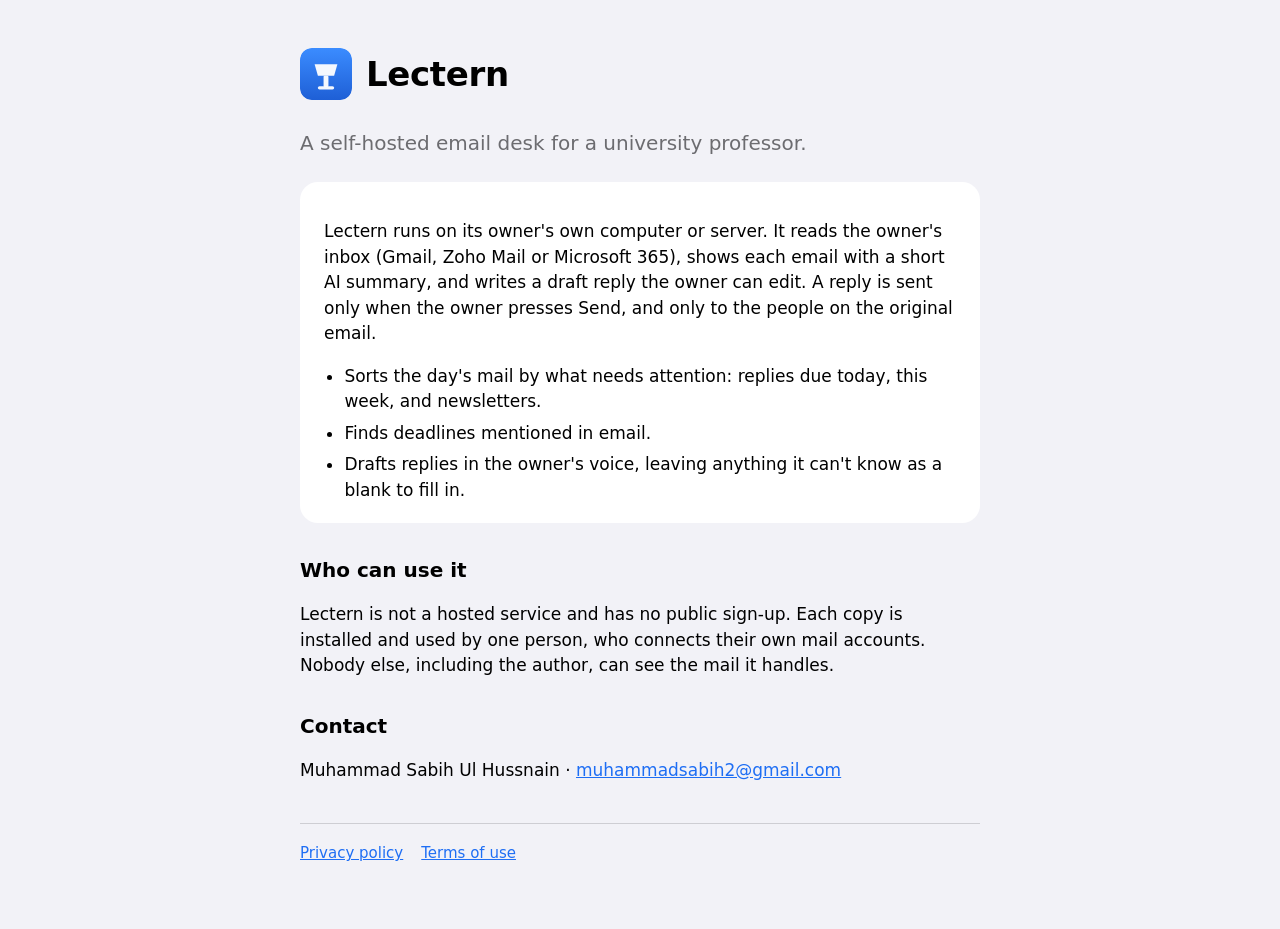
<file: index.html>
<!doctype html>
<html lang="en">
  <head>
    <meta charset="utf-8" />
    <meta name="viewport" content="width=device-width, initial-scale=1" />
    <title>Lectern</title>
    <meta name="description" content="Lectern is a self-hosted AI email desk for a university professor." />
    <link rel="icon" href="icon.svg" type="image/svg+xml" />
    <link rel="stylesheet" href="style.css" />
  </head>
  <body>
    <main>
      <header>
        <img src="icon.svg" alt="" />
        <h1>Lectern</h1>
      </header>
      <p class="lead">A self-hosted email desk for a university professor.</p>

      <div class="card">
        <p>
          Lectern runs on its owner's own computer or server. It reads the owner's inbox (Gmail, Zoho Mail or Microsoft 365), shows each email with a short AI summary, and writes a draft reply the
          owner can edit. A reply is sent only when the owner presses Send, and only to the people on the original email.
        </p>
        <ul>
          <li>Sorts the day's mail by what needs attention: replies due today, this week, and newsletters.</li>
          <li>Finds deadlines mentioned in email.</li>
          <li>Drafts replies in the owner's voice, leaving anything it can't know as a blank to fill in.</li>
        </ul>
      </div>

      <h2>Who can use it</h2>
      <p>
        Lectern is not a hosted service and has no public sign-up. Each copy is installed and used by one person, who connects their own mail accounts. Nobody else, including the author, can see the
        mail it handles.
      </p>

      <h2>Contact</h2>
      <p>Muhammad Sabih Ul Hussnain · <a href="mailto:muhammadsabih2@gmail.com">muhammadsabih2@gmail.com</a></p>

      <nav>
        <a href="privacy.html">Privacy policy</a>
        <a href="terms.html">Terms of use</a>
      </nav>
    </main>
  </body>
</html>
</file>
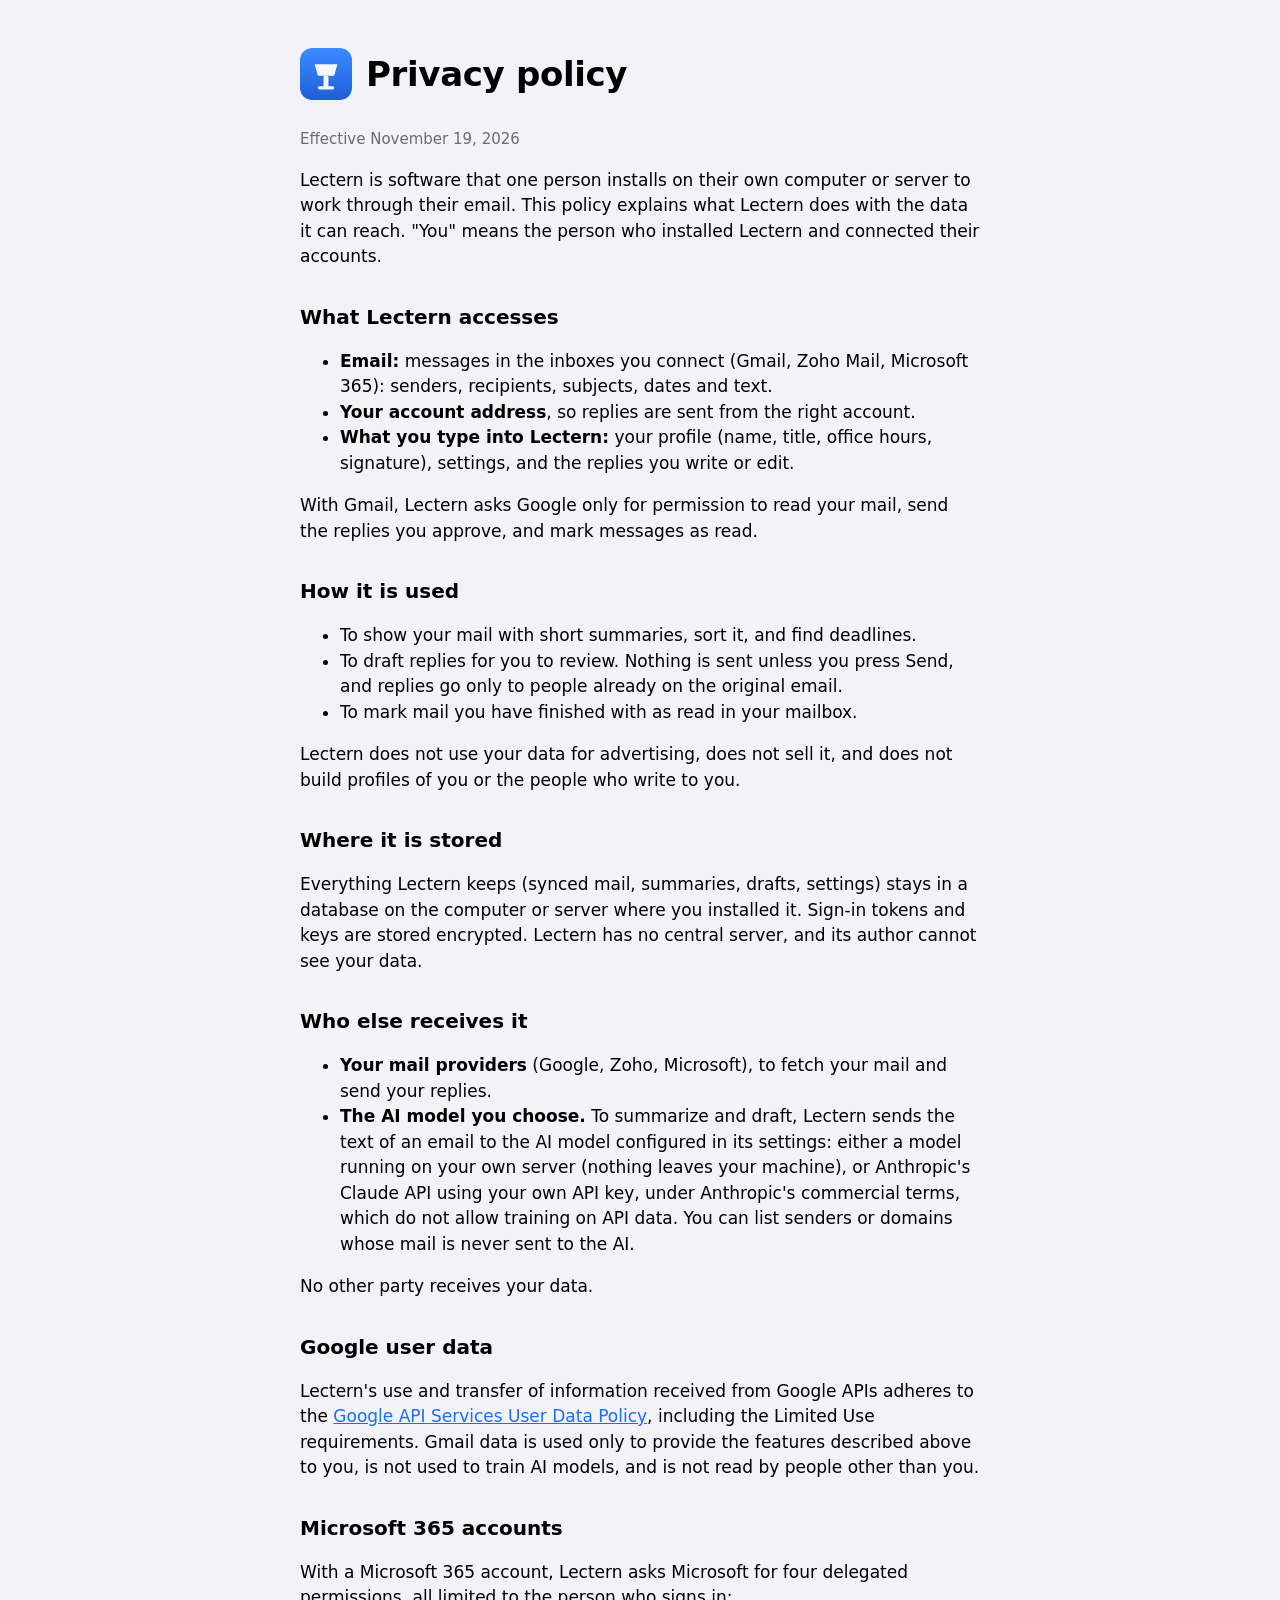
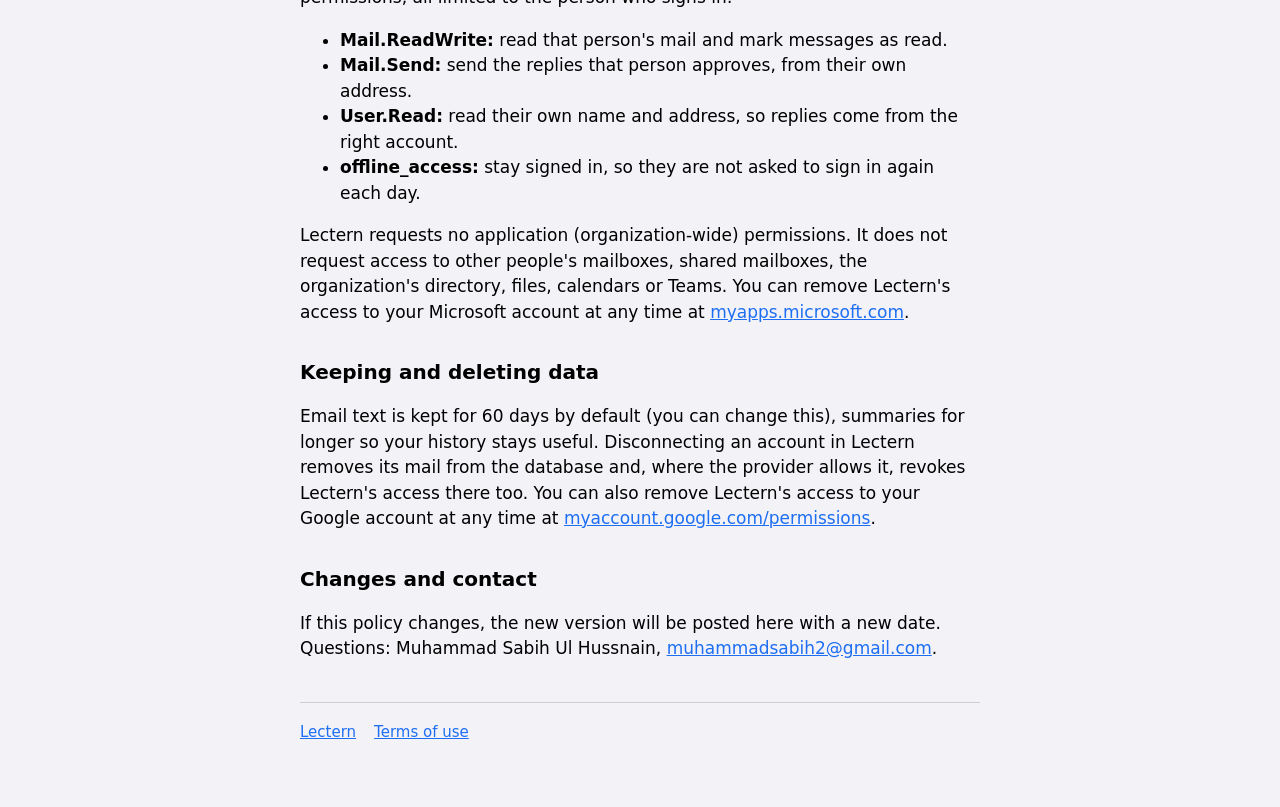
<file: privacy.html>
<!doctype html>
<html lang="en">
  <head>
    <meta charset="utf-8" />
    <meta name="viewport" content="width=device-width, initial-scale=1" />
    <title>Lectern privacy policy</title>
    <link rel="icon" href="icon.svg" type="image/svg+xml" />
    <link rel="stylesheet" href="style.css" />
  </head>
  <body>
    <main>
      <header>
        <img src="icon.svg" alt="" />
        <h1>Privacy policy</h1>
      </header>
      <p class="muted">Effective November 19, 2026</p>

      <p>
        Lectern is software that one person installs on their own computer or server to work through their email. This policy explains what Lectern does with the data it can reach. "You" means the
        person who installed Lectern and connected their accounts.
      </p>

      <h2>What Lectern accesses</h2>
      <ul>
        <li><b>Email:</b> messages in the inboxes you connect (Gmail, Zoho Mail, Microsoft 365): senders, recipients, subjects, dates and text.</li>
        <li><b>Your account address</b>, so replies are sent from the right account.</li>
        <li><b>What you type into Lectern:</b> your profile (name, title, office hours, signature), settings, and the replies you write or edit.</li>
      </ul>
      <p>With Gmail, Lectern asks Google only for permission to read your mail, send the replies you approve, and mark messages as read.</p>

      <h2>How it is used</h2>
      <ul>
        <li>To show your mail with short summaries, sort it, and find deadlines.</li>
        <li>To draft replies for you to review. Nothing is sent unless you press Send, and replies go only to people already on the original email.</li>
        <li>To mark mail you have finished with as read in your mailbox.</li>
      </ul>
      <p>Lectern does not use your data for advertising, does not sell it, and does not build profiles of you or the people who write to you.</p>

      <h2>Where it is stored</h2>
      <p>
        Everything Lectern keeps (synced mail, summaries, drafts, settings) stays in a database on the computer or server where you installed it. Sign-in tokens and keys are stored encrypted.
        Lectern has no central server, and its author cannot see your data.
      </p>

      <h2>Who else receives it</h2>
      <ul>
        <li><b>Your mail providers</b> (Google, Zoho, Microsoft), to fetch your mail and send your replies.</li>
        <li>
          <b>The AI model you choose.</b> To summarize and draft, Lectern sends the text of an email to the AI model configured in its settings: either a model running on your own server (nothing
          leaves your machine), or Anthropic's Claude API using your own API key, under Anthropic's commercial terms, which do not allow training on API data. You can list senders or domains whose
          mail is never sent to the AI.
        </li>
      </ul>
      <p>No other party receives your data.</p>

      <h2>Google user data</h2>
      <p>
        Lectern's use and transfer of information received from Google APIs adheres to the
        <a href="https://developers.google.com/terms/api-services-user-data-policy">Google API Services User Data Policy</a>, including the Limited Use requirements. Gmail data is used only to provide
        the features described above to you, is not used to train AI models, and is not read by people other than you.
      </p>

      <h2>Microsoft 365 accounts</h2>
      <p>With a Microsoft 365 account, Lectern asks Microsoft for four delegated permissions, all limited to the person who signs in:</p>
      <ul>
        <li><b>Mail.ReadWrite:</b> read that person's mail and mark messages as read.</li>
        <li><b>Mail.Send:</b> send the replies that person approves, from their own address.</li>
        <li><b>User.Read:</b> read their own name and address, so replies come from the right account.</li>
        <li><b>offline_access:</b> stay signed in, so they are not asked to sign in again each day.</li>
      </ul>
      <p>
        Lectern requests no application (organization-wide) permissions. It does not request access to other people's mailboxes, shared mailboxes, the organization's directory, files, calendars
        or Teams. You can remove Lectern's access to your Microsoft account at any time at <a href="https://myapps.microsoft.com">myapps.microsoft.com</a>.
      </p>

      <h2>Keeping and deleting data</h2>
      <p>
        Email text is kept for 60 days by default (you can change this), summaries for longer so your history stays useful. Disconnecting an account in Lectern removes its mail from the database and, where
        the provider allows it, revokes Lectern's access there too. You can also remove Lectern's access to your Google account at any time at
        <a href="https://myaccount.google.com/permissions">myaccount.google.com/permissions</a>.
      </p>

      <h2>Changes and contact</h2>
      <p>
        If this policy changes, the new version will be posted here with a new date. Questions: Muhammad Sabih Ul Hussnain,
        <a href="mailto:muhammadsabih2@gmail.com">muhammadsabih2@gmail.com</a>.
      </p>

      <nav>
        <a href="./">Lectern</a>
        <a href="terms.html">Terms of use</a>
      </nav>
    </main>
  </body>
</html>
</file>
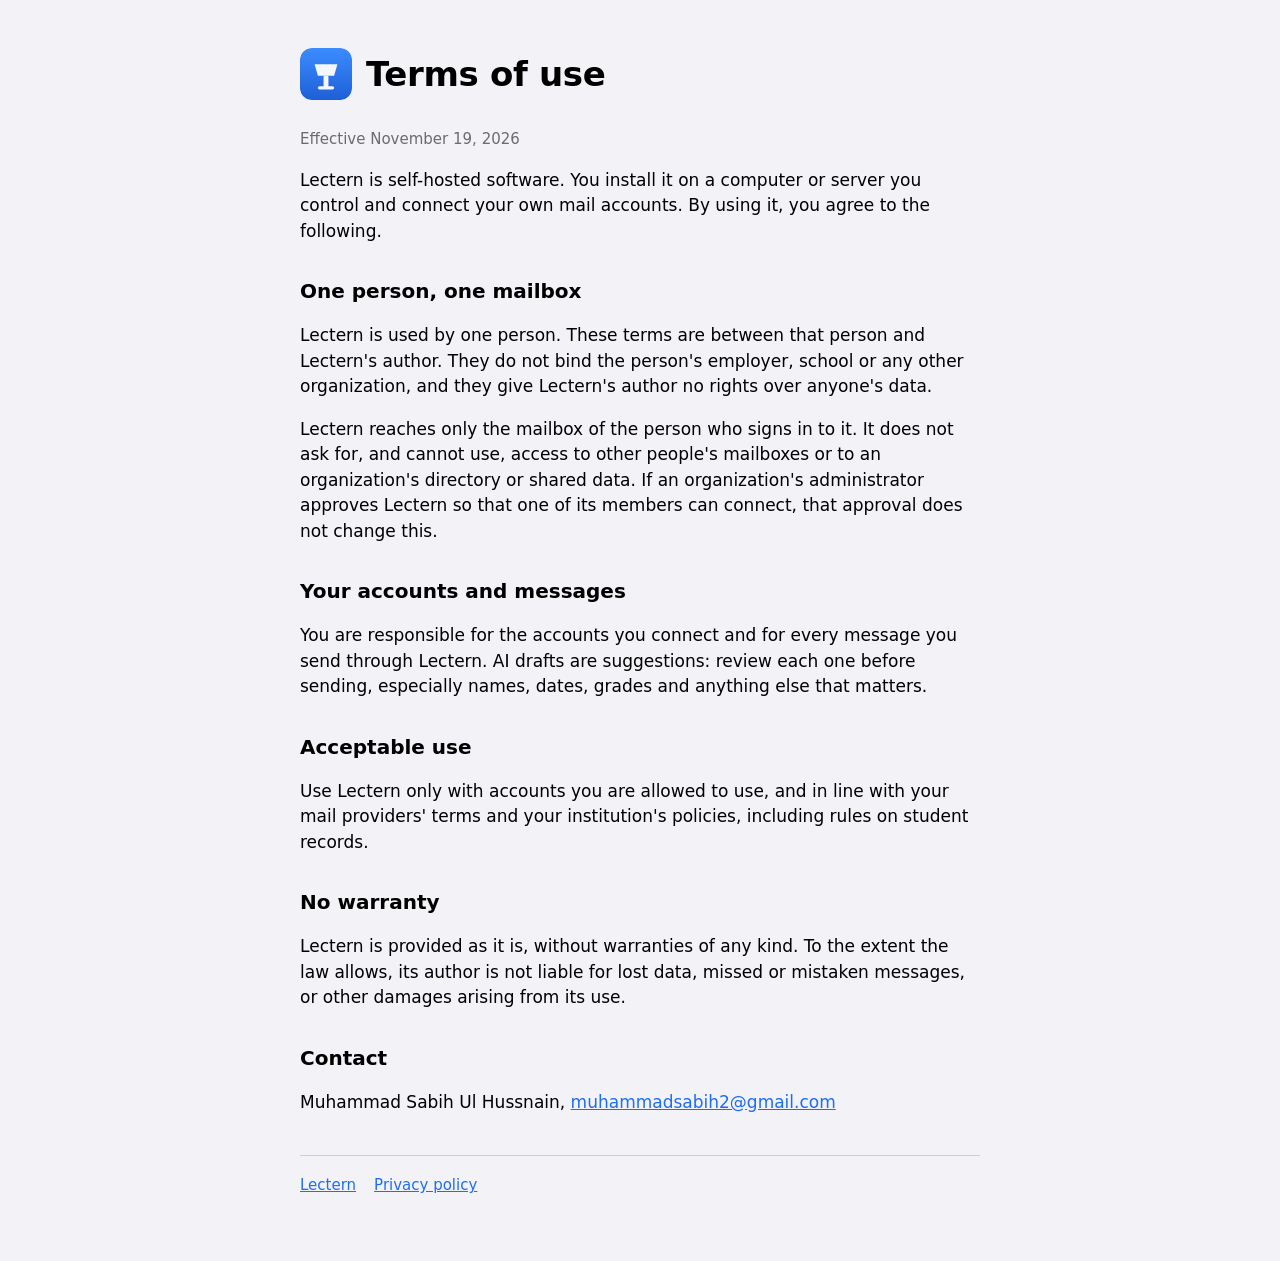
<file: terms.html>
<!doctype html>
<html lang="en">
  <head>
    <meta charset="utf-8" />
    <meta name="viewport" content="width=device-width, initial-scale=1" />
    <title>Lectern terms of use</title>
    <link rel="icon" href="icon.svg" type="image/svg+xml" />
    <link rel="stylesheet" href="style.css" />
  </head>
  <body>
    <main>
      <header>
        <img src="icon.svg" alt="" />
        <h1>Terms of use</h1>
      </header>
      <p class="muted">Effective November 19, 2026</p>

      <p>
        Lectern is self-hosted software. You install it on a computer or server you control and connect your own mail accounts. By using it, you agree to the following.
      </p>

      <h2>One person, one mailbox</h2>
      <p>
        Lectern is used by one person. These terms are between that person and Lectern's author. They do not bind the person's employer, school or any other organization, and they give
        Lectern's author no rights over anyone's data.
      </p>
      <p>
        Lectern reaches only the mailbox of the person who signs in to it. It does not ask for, and cannot use, access to other people's mailboxes or to an organization's directory or shared
        data. If an organization's administrator approves Lectern so that one of its members can connect, that approval does not change this.
      </p>

      <h2>Your accounts and messages</h2>
      <p>
        You are responsible for the accounts you connect and for every message you send through Lectern. AI drafts are suggestions: review each one before sending, especially names, dates,
        grades and anything else that matters.
      </p>

      <h2>Acceptable use</h2>
      <p>Use Lectern only with accounts you are allowed to use, and in line with your mail providers' terms and your institution's policies, including rules on student records.</p>

      <h2>No warranty</h2>
      <p>
        Lectern is provided as it is, without warranties of any kind. To the extent the law allows, its author is not liable for lost data, missed or mistaken messages, or other damages arising from
        its use.
      </p>

      <h2>Contact</h2>
      <p>Muhammad Sabih Ul Hussnain, <a href="mailto:muhammadsabih2@gmail.com">muhammadsabih2@gmail.com</a></p>

      <nav>
        <a href="./">Lectern</a>
        <a href="privacy.html">Privacy policy</a>
      </nav>
    </main>
  </body>
</html>
</file>
<file: style.css>
:root {
  color-scheme: light dark;
  --bg: #f2f2f7;
  --card: #ffffff;
  --text: #000000;
  --muted: #6c6c70;
  --tint: #1e6ef4;
  --line: rgba(60, 60, 67, 0.2);
}
@media (prefers-color-scheme: dark) {
  :root {
    --bg: #000000;
    --card: #1c1c1e;
    --text: #ffffff;
    --muted: #aeaeb2;
    --tint: #5cb8ff;
    --line: rgba(84, 84, 88, 0.6);
  }
}
* { box-sizing: border-box; }
body {
  margin: 0;
  background: var(--bg);
  color: var(--text);
  font: 17px/1.5 system-ui, -apple-system, BlinkMacSystemFont, 'Inter', 'Segoe UI', sans-serif;
  -webkit-font-smoothing: antialiased;
}
main { max-width: 720px; margin: 0 auto; padding: 48px 20px 64px; }
header { display: flex; align-items: center; gap: 14px; margin-bottom: 28px; }
header img { width: 52px; height: 52px; border-radius: 12px; }
h1 { font-size: 34px; line-height: 1.2; margin: 0; letter-spacing: -0.01em; }
h2 { font-size: 20px; margin: 32px 0 8px; }
p, li { color: var(--text); }
.lead { font-size: 20px; color: var(--muted); margin: 0 0 24px; }
.card { background: var(--card); border-radius: 18px; padding: 20px 24px; margin: 20px 0; }
.card ul { margin: 8px 0 0; padding-left: 1.2em; }
.card li + li { margin-top: 6px; }
a { color: var(--tint); }
nav { display: flex; gap: 18px; flex-wrap: wrap; margin-top: 40px; padding-top: 18px; border-top: 0.5px solid var(--line); font-size: 15px; }
.muted { color: var(--muted); font-size: 15px; }
</file>
